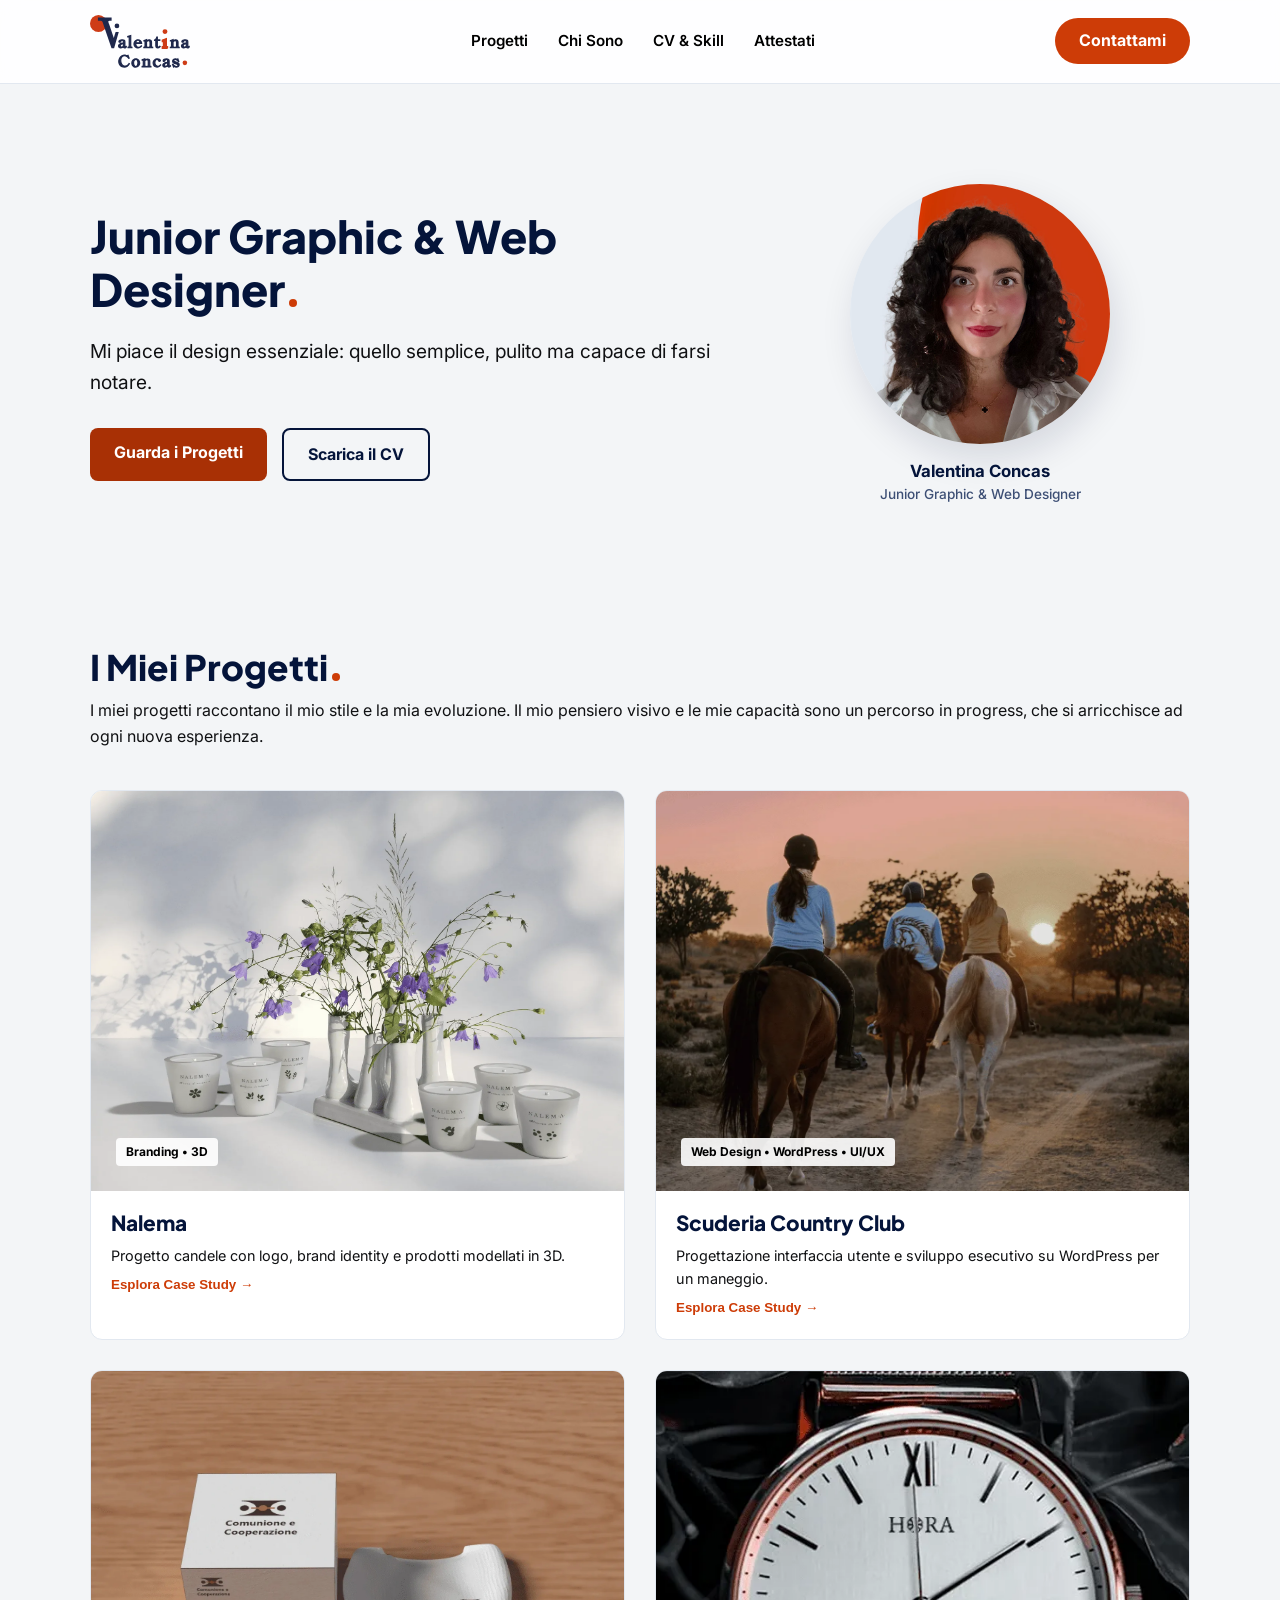
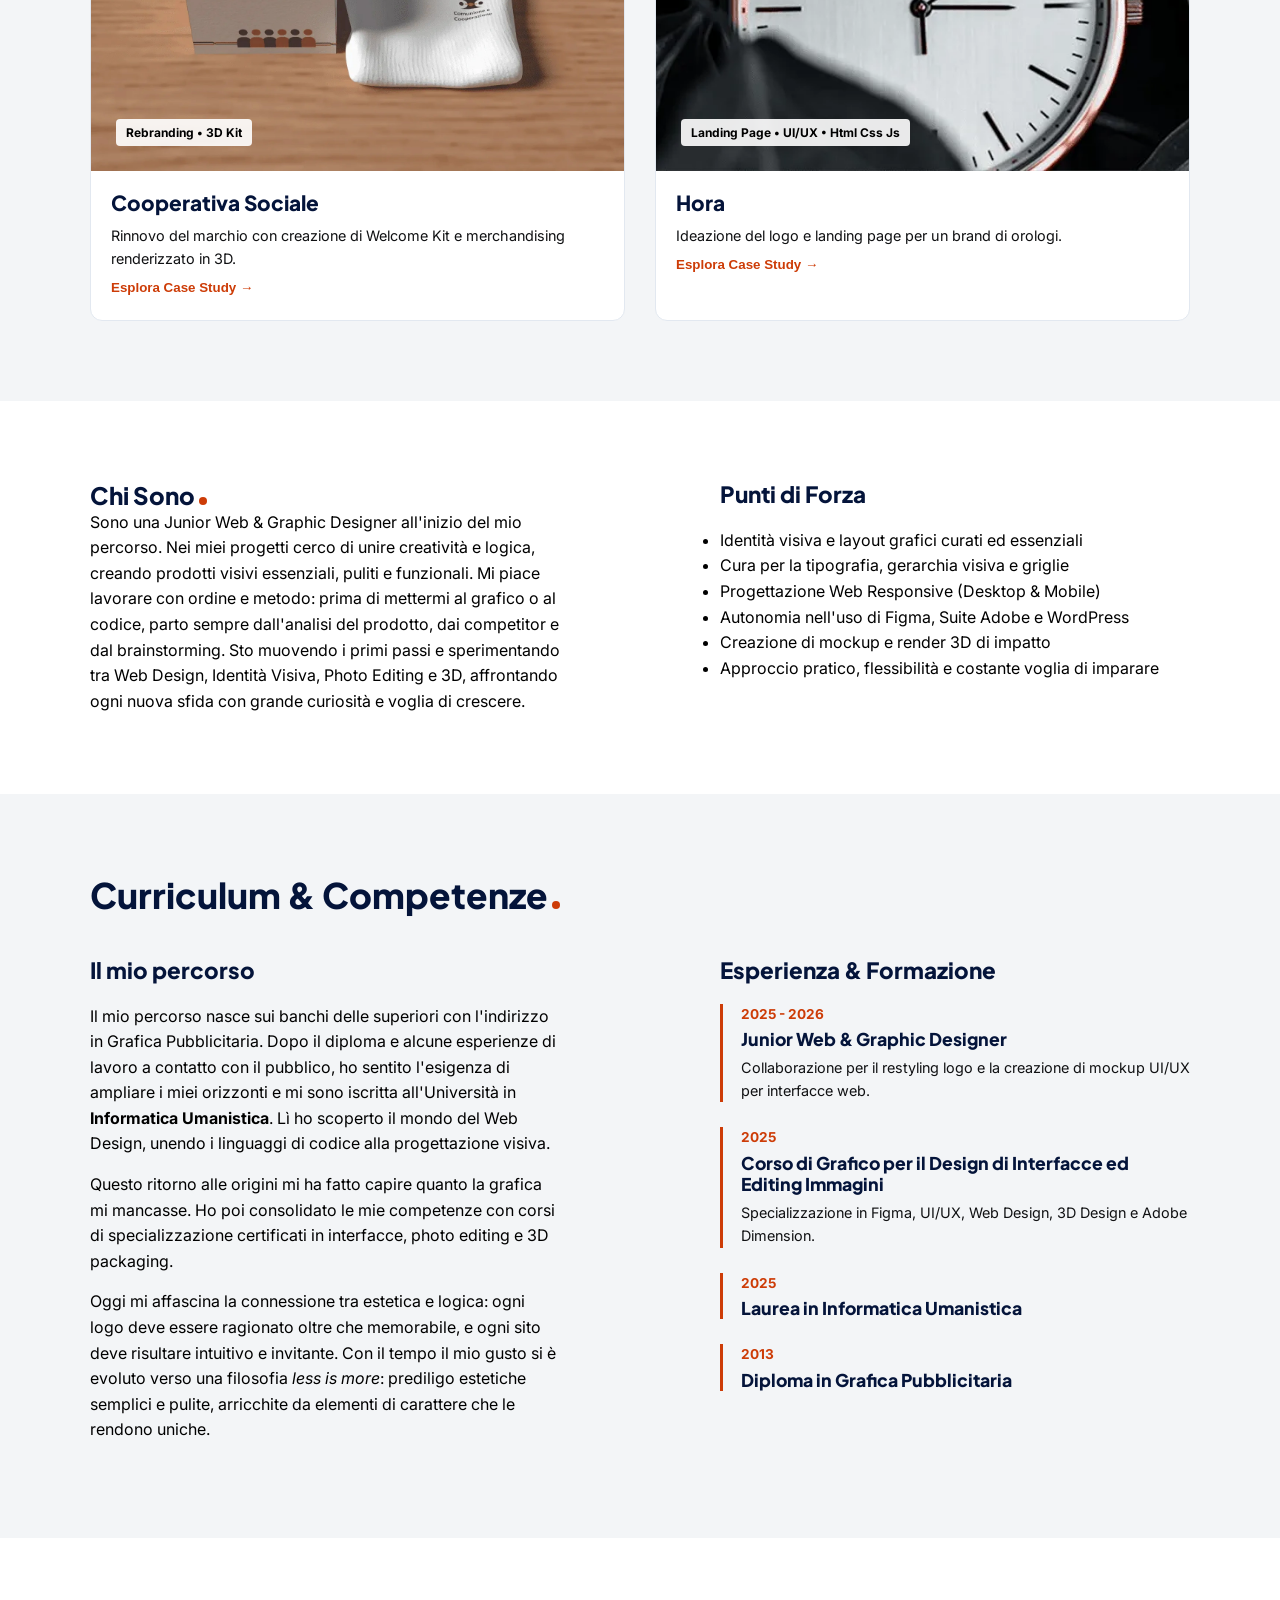
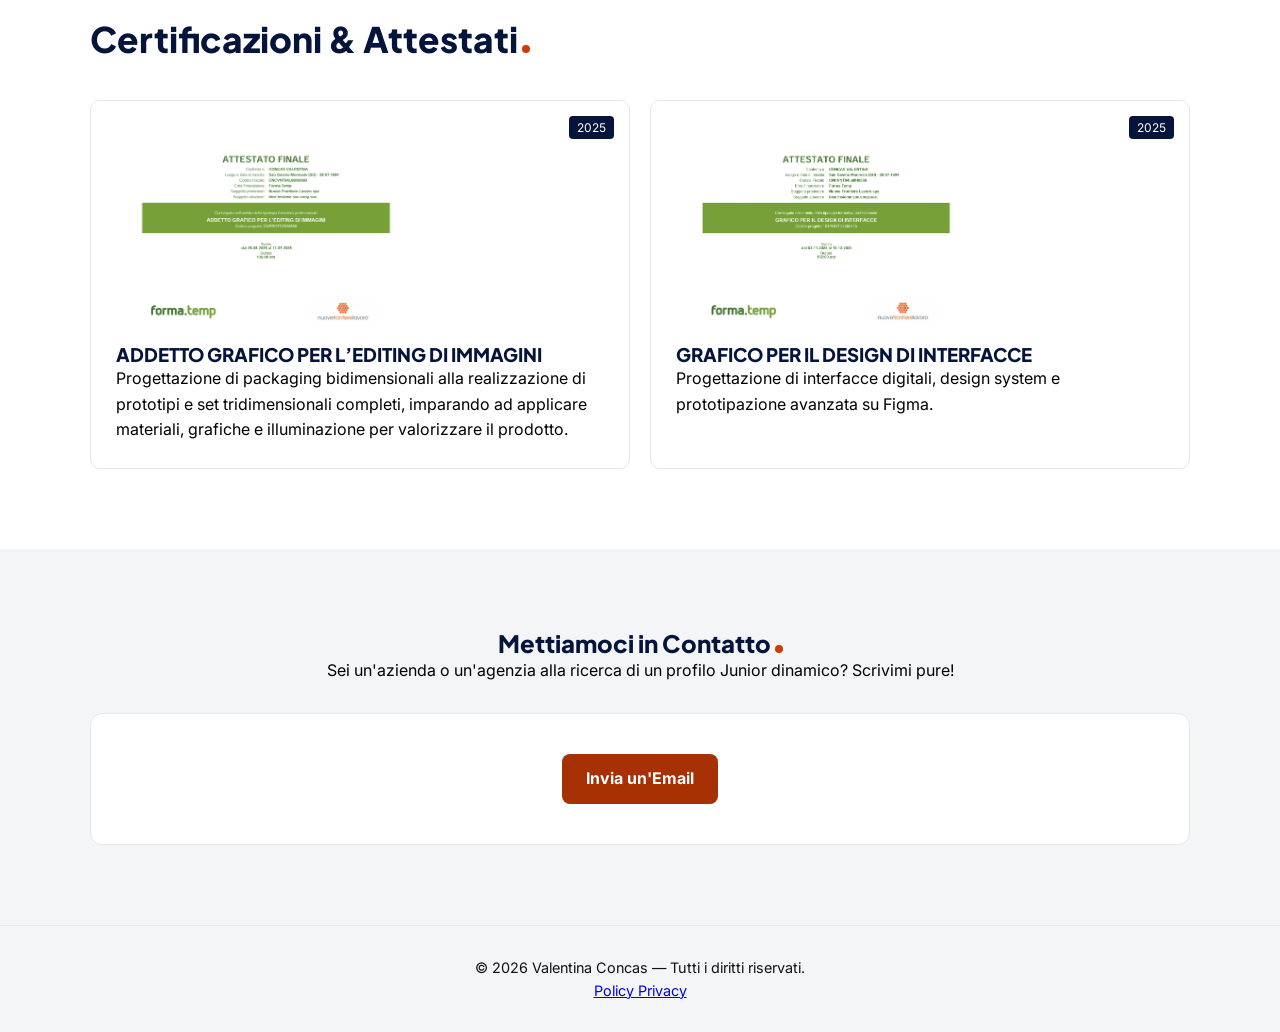
<file: index.html>
<!DOCTYPE html>
<html lang="it">
<head>
  <meta name="viewport" content="width=device-width, initial-scale=1.0">
  <title>Valentina Concas | Junior Graphic & Web Designer</title>
  <meta name="description" content="Portfolio di Valentina Concas, Junior Graphic & Web Designer. Progetti di UI/UX, branding, web design WordPress e render 3D.">
  <link rel="canonical" href="https://valentinaconcas.github.io">
   <link rel="preconnect" href="https://fonts.googleapis.com">
  <link rel="preconnect" href="https://fonts.gstatic.com" crossorigin>
  <link href="https://fonts.googleapis.com/css2?family=Plus+Jakarta+Sans:wght@400;500;700;800&family=Inter:wght@400;500;600&display=swap" rel="stylesheet">
  <link rel="stylesheet" href="style.css">
  <link rel="icon" href="immagini/icona.webp" type="image/x-icon">

  <meta property="og:type" content="website">
  <meta property="og:title" content="Valentina Concas | Junior Graphic & Web Designer">
  <meta property="og:description" content="Progetti di UI/UX, branding, web design e 3D.">
  <meta property="og:image" content="https://valentinaconcas.github.io/immagini/icona.webp">
  <meta property="og:url" content="https://valentinaconcas.github.io/">
  <meta name="twitter:card" content="summary_large_image">

  <script type="application/ld+json">
  {
    "@context": "https://schema.org",
    "@type": "Person",
    "name": "Valentina Concas",
    "jobTitle": "Junior Graphic & Web Designer",
    "url": "https://valentinaconcas.github.io/portfolio/",
    "image": "https://valentinaconcas.github.io/immagini/icona.webp",
    "email": "mailto:valentina.concas@hotmail.it",
    "alumniOf": "Informatica Umanistica",
    "sameAs": ["https://www.linkedin.com/in/valentina-concas/"]
  }
  </script>
  <!-- Google tag (gtag.js) -->
<script async src="https://www.googletagmanager.com/gtag/js?id=G-TJL36L2LDG"></script>
<script>
  window.dataLayer = window.dataLayer || [];
  function gtag(){dataLayer.push(arguments);}
  gtag('js', new Date());

  gtag('config', 'G-TJL36L2LDG');
</script>
</head>
<body>

  <!-- HEADER / NAVBAR -->
  <header class="navbar">
    <div class="container nav-container">
      <a href="#" class="logo"><img id="logoSchermo" src="immagini/logo.svg" alt="Logo"></a>
      <button class="menu-toggle" id="menuToggle" aria-label="Apri Menu">☰</button>
      <nav class="nav-links" id="navLinks">
        <div class="menu-centrale">
         <ul>
         <li><a href="#progetti">Progetti</a></li>
          <li><a href="#chi-sono">Chi Sono</a></li>
          <li><a href="#cv">CV & Skill</a></li>
          <li><a href="#attestati">Attestati</a></li>
          </ul>
        </div>
        <a href="#contatti" class="btn-cta">Contattami</a>
      </nav>
    </div>
  </header>

  <!-- HERO SECTION -->
  <main>
  <section class="hero">
    <div class="container hero-grid">
      
      <!-- Colonna Sinistra: Testi e Pulsanti -->
      <div class="hero-content">
      
        <h1>Junior Graphic & Web Designer<span class="dot"></span></h1>
        <p class="hero-sub">Mi piace il design essenziale: quello semplice, pulito ma capace di farsi notare.</p>
        <div class="hero-actions">
          <a href="#progetti" class="btn btn-primary">Guarda i Progetti</a>
          <a href="presentazioni\Valentina_Concas_Curriculum.pdf" target="_blank" class="btn btn-outline" download="presentazioni\Valentina_Concas_Curriculum.pdf">Scarica il CV</a>
        </div>
      </div>

      <!-- Colonna Destra: Foto e Didascalia -->
      <div class="hero-image">
        <img class="hero-portrait" src="immagini/ritratto2.jpg" alt="Valentina Concas">
        <div class="hero-caption">
          <strong>Valentina Concas</strong>
          <span>Junior Graphic & Web Designer</span>
        </div>
      </div>

    </div>
  </section>
  <!-- SEZIONE PROGETTI -->
  <section id="progetti" class="section">
    <div class="container">
      <div class="section-header">
        <h2>I Miei Progetti<span class="dot"></span></h2>
        <p>I miei progetti raccontano il mio stile e la mia evoluzione. Il mio pensiero visivo e le mie capacità sono un percorso in progress, che si arricchisce ad ogni nuova esperienza.</p>
      </div>

      <div class="projects-grid">
        <!-- Progetto 1 -->
        <article class="project-card" data-category="3d web" data-id="Nalema">
          <div class="card-image bg-Nalema">
            <span class="card-tag">Branding • 3D </span>
          </div>
          <div class="card-content">
            <h3>Nalema</h3>
            <p>Progetto candele con logo, brand identity e prodotti modellati in 3D.</p>
            <button class="btn-link">Esplora Case Study →</button>
          </div>
        </article>

        <!-- Progetto 2 -->
        <article class="project-card" data-category="web" data-id="scuderia">
          <div class="card-image bg-scuderia">
            <span class="card-tag">Web Design • WordPress • UI/UX</span>
          </div>
          <div class="card-content">
            <h3>Scuderia Country Club</h3>
            <p>Progettazione interfaccia utente e sviluppo esecutivo su WordPress per un maneggio.</p>
            <button class="btn-link">Esplora Case Study →</button>
          </div>
        </article>

        <!-- Progetto 3 -->
        <article class="project-card" data-category="3d" data-id="cooperativa">
          <div class="card-image bg-cooperativa">
            <span class="card-tag">Rebranding • 3D Kit</span>
          </div>
          <div class="card-content">
            <h3>Cooperativa Sociale</h3>
            <p>Rinnovo del marchio con creazione di Welcome Kit e merchandising renderizzato in 3D.</p>
            <button class="btn-link">Esplora Case Study →</button>
          </div>
        </article>

        <!-- Progetto 4 -->
        <article class="project-card" data-category="web" data-id="hora">
          <div class="card-image bg-hora">
            <span class="card-tag">Landing Page • UI/UX • Html Css Js</span>
          </div>
          <div class="card-content">
            <h3>Hora</h3>
            <p>Ideazione del logo e landing page per un brand di orologi.</p>
            <button class="btn-link">Esplora Case Study →</button>
          </div>
        </article>
      </div>
    </div>
  </section>

  <!-- SEZIONE CHI SONO -->
  <section id="chi-sono" class="section bg-white">
    <div class="container grid-2">
      <div class="about-text">
        <h2>Chi Sono<span class="dot"></span></h2>
        
        <p class="lead">Sono una Junior Web & Graphic Designer all'inizio del mio percorso. Nei miei progetti cerco di unire creatività e logica, creando prodotti visivi essenziali, puliti e funzionali.

Mi piace lavorare con ordine e metodo: prima di mettermi al grafico o al codice, parto sempre dall'analisi del prodotto, dai competitor e dal brainstorming.

Sto muovendo i primi passi e sperimentando tra Web Design, Identità Visiva, Photo Editing e 3D, affrontando ogni nuova sfida con grande curiosità e voglia di crescere.</p>
      </div>
      
      <div class="about-card">
        <h3>Punti di Forza</h3>
        <ul>
        <li> Identità visiva e layout grafici curati ed essenziali</li>
        <li> Cura per la tipografia, gerarchia visiva e griglie</li>
        <li> Progettazione Web Responsive (Desktop & Mobile)</li>
        <li> Autonomia nell'uso di Figma, Suite Adobe e WordPress</li>
        <li> Creazione di mockup e render 3D di impatto</li>
        <li> Approccio pratico, flessibilità e costante voglia di imparare</li>
      </ul>
      </div>
    </div>
  </section>

  <!-- SEZIONE CV & SKILL -->
  <section id="cv" class="section">
  <div class="container">
    <div class="section-header">
      <h2>Curriculum & Competenze<span class="dot"></span></h2>
    </div>

    <div class="grid-2">
      
      <!-- COLONNA 1: Il mio percorso (Storytelling) -->
      <div class="about-card">
        <h3>Il mio percorso</h3>
        <p>Il mio percorso nasce sui banchi delle superiori con l'indirizzo in Grafica Pubblicitaria. Dopo il diploma e alcune esperienze di lavoro a contatto con il pubblico, ho sentito l'esigenza di ampliare i miei orizzonti e mi sono iscritta all'Università in <strong>Informatica Umanistica</strong>. Lì ho scoperto il mondo del Web Design, unendo i linguaggi di codice alla progettazione visiva.</p>

        <p>Questo ritorno alle origini mi ha fatto capire quanto la grafica mi mancasse. Ho poi consolidato le mie competenze con corsi di specializzazione certificati in interfacce, photo editing e 3D packaging.</p>

        <p>Oggi mi affascina la connessione tra estetica e logica: ogni logo deve essere ragionato oltre che memorabile, e ogni sito deve risultare intuitivo e invitante. Con il tempo il mio gusto si è evoluto verso una filosofia <em>less is more</em>: prediligo estetiche semplici e pulite, arricchite da elementi di carattere che le rendono uniche.</p>
      </div>

      <!-- COLONNA 2: Timeline (Esperienza e Formazione) -->
      <div class="timeline">
        <h3>Esperienza & Formazione</h3>
        
        <div class="timeline-item">
          <span class="date">2025 - 2026</span>
          <h4>Junior Web & Graphic Designer</h4>
          <p>Collaborazione per il restyling logo e la creazione di mockup UI/UX per interfacce web.</p>
        </div>

        <div class="timeline-item">
          <span class="date">2025</span>
          <h4>Corso di Grafico per il Design di Interfacce ed Editing Immagini</h4>
          <p>Specializzazione in Figma, UI/UX, Web Design, 3D Design e Adobe Dimension.</p>
        </div>

        <div class="timeline-item">
          <span class="date">2025</span>
          <h4>Laurea in Informatica Umanistica</h4>
        </div>

        <div class="timeline-item">
          <span class="date">2013</span>
          <h4>Diploma in Grafica Pubblicitaria</h4>
        </div>
      </div>

    </div>
  </div>
</section>

  <!-- SEZIONE ATTESTATI -->
  <section id="attestati" class="section bg-white">
    <div class="container">
      <div class="section-header">
        <h2>Certificazioni & Attestati<span class="dot"></span></h2>
      </div>
      <div class="cert-grid">
        <div class="cert-card">
          <span class="cert-badge">2025</span>
          <img class= "certificate" src="immagini/attestato2.webp" alt="attestato addetto grafico per l' editing di immagini">
          <h3>ADDETTO GRAFICO PER L’EDITING DI IMMAGINI</h3>
          <p> Progettazione di packaging bidimensionali alla realizzazione di prototipi e set tridimensionali completi, imparando ad applicare materiali, grafiche e illuminazione per valorizzare il prodotto.</p>
        </div>
        <div class="cert-card">
          <span class="cert-badge">2025</span>
          <img class= "certificate" src="immagini/attestato1.webp" alt="attestato grafico per il design di interfacce">
          <h3>GRAFICO PER IL DESIGN DI INTERFACCE</h3>
          <p>Progettazione di interfacce digitali, design system e prototipazione avanzata su Figma.</p>
        </div>
      </div>
    </div>
  </section>

  <!-- SEZIONE CONTATTI -->
  <section id="contatti" class="section">
    <div class="container text-center">
      <h2>Mettiamoci in Contatto<span class="dot"></span></h2>
      <p class="contact-sub">Sei un'azienda o un'agenzia alla ricerca di un profilo Junior dinamico? Scrivimi pure!</p>
      
      <div class="contact-box">
         <a href="mailto:valentina.concas@hotmail.it" class="btn btn-primary">Invia un'Email</a>
        
      </div>
    </div>
  </section>
    </main>

  <!-- FOOTER -->
  <footer>
    <div class="container text-center">
      <p>© 2026 Valentina Concas — Tutti i diritti riservati.</p>
      <p><a target="_blank" href="privacy.html">Policy Privacy</a></p>
    </div>
  </footer>

  <!-- MODALE / POP-UP CASE STUDY -->
  <div class="modal-backdrop" id="projectModal">
    <div class="modal-content modal-large">
      <button class="modal-close" id="modalClose" aria-label="Chiudi Modale">✕</button>
      <div id="modalBody">
        <!-- Contenuto dinamico generato da JavaScript -->
      </div>
    </div>
  </div>
 <div id="imgModal" class="img-modal" role="dialog" aria-label="Ingrandimento immagine mockup">
    <button id="imgClose" class="img-close" aria-label="Chiudi ingrandimento">✕</button>
    <img id="imgModalContent" class="img-modal-content" alt="carosello immagini">
    <button id="imgPrev" class="img-nav prev" aria-label="Immagine precedente">‹</button>
    <button id="imgNext" class="img-nav next" aria-label="Immagine successiva">›</button>
  </div>

  <script src="script.js"></script>
</body>
</html>
</file>
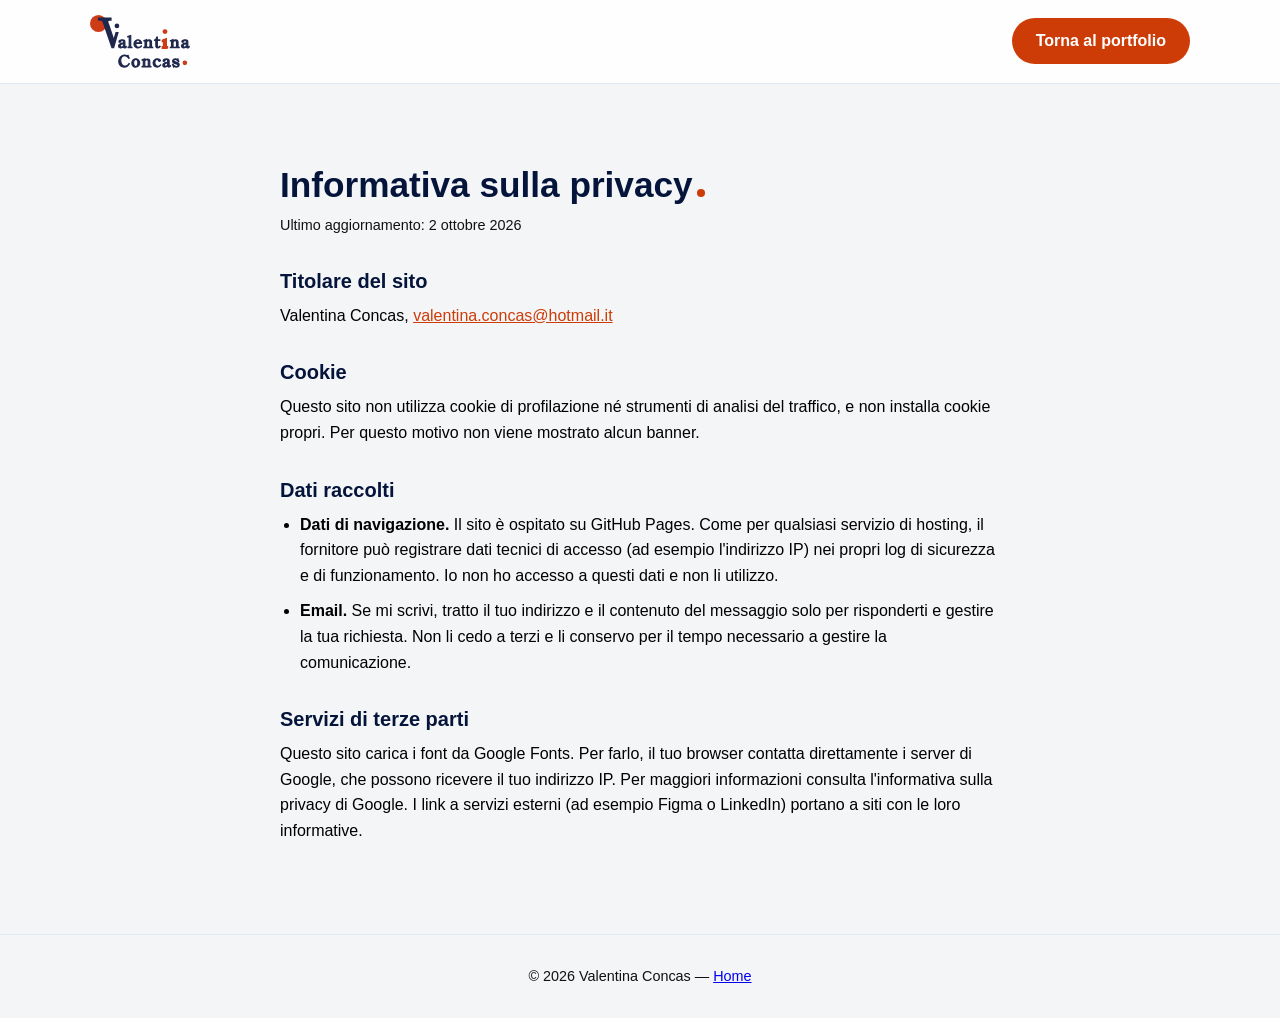
<file: privacy.html>
<!DOCTYPE html>
<html lang="it">
<head>
  <meta charset="UTF-8">
  <meta name="viewport" content="width=device-width, initial-scale=1.0">
  <title>Privacy | Valentina Concas</title>
  <meta name="description" content="Informativa sulla privacy del portfolio di Valentina Concas.">
  <link rel="canonical" href="https://valentinaconcas.github.io/privacy.html">
  <link rel="icon" type="image/svg+xml" href="immagini/icona.svg">
  <link rel="stylesheet" href="style.css">
  <!-- Google tag (gtag.js) -->
<script async src="https://www.googletagmanager.com/gtag/js?id=G-TJL36L2LDG"></script>
<script>
  window.dataLayer = window.dataLayer || [];
  function gtag(){dataLayer.push(arguments);}
  gtag('js', new Date());

  gtag('config', 'G-TJL36L2LDG');
</script>

</head>
<body>

  <header class="navbar">
    <div class="container nav-container">
      <a href="index.html" class="logo"><img id="logoSchermo" src="immagini/logo.svg" alt="Valentina Concas, logo"></a>
      <a href="index.html" class="btn-cta">Torna al portfolio</a>
    </div>
  </header>

  <main class="section">
    <div class="container privacy">
      <h1>Informativa sulla privacy<span class="dot"></span></h1>
      <p class="updated">Ultimo aggiornamento: 2 ottobre 2026</p>

      <h2>Titolare del sito</h2>
      <p>Valentina Concas, <a href="mailto:valentina.concas@hotmail.it">valentina.concas@hotmail.it</a></p>

      <h2>Cookie</h2>
      <p>Questo sito non utilizza cookie di profilazione né strumenti di analisi del traffico, e non installa cookie propri. Per questo motivo non viene mostrato alcun banner.</p>

      <h2>Dati raccolti</h2>
      <ul >
        <li style="background-color: transparent;"><strong>Dati di navigazione.</strong> Il sito è ospitato su GitHub Pages. Come per qualsiasi servizio di hosting, il fornitore può registrare dati tecnici di accesso (ad esempio l'indirizzo IP) nei propri log di sicurezza e di funzionamento. Io non ho accesso a questi dati e non li utilizzo.</li>
        <li style="background-color: transparent;"><strong>Email.</strong> Se mi scrivi, tratto il tuo indirizzo e il contenuto del messaggio solo per risponderti e gestire la tua richiesta. Non li cedo a terzi e li conservo per il tempo necessario a gestire la comunicazione.</li>
      </ul>

      <h2>Servizi di terze parti</h2>
     <p>Questo sito carica i font da Google Fonts. Per farlo, il tuo browser contatta direttamente i server di Google, che possono ricevere il tuo indirizzo IP. Per maggiori informazioni consulta l'informativa sulla privacy di Google. I link a servizi esterni (ad esempio Figma o LinkedIn) portano a siti con le loro informative.</p>
      
    </div>
  </main>

  <footer>
    <div class="container text-center">
      <p>© 2026 Valentina Concas — <a href="index.html">Home</a></p>
    </div>
  </footer>

</body>
</html>
</file>
<file: style.css>
/* RESET & VARIABILI */
:root {
  --primary-blue: #04143A;
  --secondary-blue: #3d4f75;
  --primary-orange: #cd3c07;
  --hover-orange: #a83005;
  --bg-offwhite: #F3F5F7;
  --bg-white: #ffffff;
  --text-dark: #000000;
  --text-muted: #101113;
  --border-color: #e2e8f0;
  --font-main: 'Inter', sans-serif;
  --font-heading: 'Plus Jakarta Sans', sans-serif;
  --transition: all 0.3s cubic-bezier(0.4, 0, 0.2, 1);
}

* {
  margin: 0;
  padding: 0;
  box-sizing: border-box;
}

html {
  scroll-behavior: smooth;
}

body {
  font-family: var(--font-main);
  background-color: var(--bg-offwhite);
  color: var(--text-dark);
  line-height: 1.6;
}

.container {
  max-width: 1140px;
  margin: 0 auto;
  padding: 0 20px;
}

.text-center { text-align: center; }
.bg-white { background-color: var(--bg-white); }
.dot {
  display: inline-block; /* FONDAMENTALE: permette di applicare larghezza e altezza */
  width: 8px;
  height: 8px;
  background-color: var(--primary-orange); /* Serve il background per riempirlo */
  border-radius: 50%; /* 50% basta per renderlo un cerchio perfetto */
  margin-left: 4px; /* Un piccolo spazio dal testo */
}

/* TIPOGRAFIA */
h1, h2, h3, h4 {
  font-family: var(--font-heading);
  color: var(--primary-blue);
  font-weight: 800;
  line-height: 1.2;
}

/* NAVBAR */
#logoSchermo {
  width: 100px;
  height: auto;
  display: block;
}

.navbar {
  position: sticky;
  top: 0;
  background-color: rgba(255, 255, 255, 0.9);
  backdrop-filter: blur(10px);
  border-bottom: 1px solid var(--border-color);
  z-index: 100;
  padding: 15px 0;
}

.nav-container {
  display: flex;
  justify-content: space-between;
  align-items: center;
}

.nav-links {
  display: flex;
  align-items: center;
  flex: 1;
  justify-content: space-between;
  margin-left: 40px;
}

.menu-centrale,
.menu-centrale ul {
  display: flex;
  flex-direction: row;
  align-items: center;
  gap: 30px;
  margin: 0 auto;
  list-style: none;
  padding: 0;
}
.menu-centrale li{list-style: none;}

.menu-centrale a {
  text-decoration: none;
  color: var(--text-dark);
  font-weight: 600;
  font-size: 0.95rem;
  transition: var(--transition);
}

.menu-centrale a:hover {
  color: var(--primary-orange);
}

.menu-toggle {
  display: none;
  background: none;
  border: none;
  font-size: 1.5rem;
  color: var(--primary-blue);
  cursor: pointer;
}

/* BOTTONI */
.btn-cta {
  padding: 10px 24px;
  border-radius: 100px;
  font-weight: 700;
  text-decoration: none;
  transition: var(--transition);
  background-color: var(--primary-orange);
  color: white !important;
  white-space: nowrap;
}

.btn-cta:hover {
  background-color: var(--hover-orange);
  transform: translateY(-2px);
}

.btn {
  display: inline-block;
  padding: 12px 24px;
  border-radius: 8px;
  font-weight: 700;
  text-decoration: none;
  cursor: pointer;
  transition: var(--transition);
  border: none;
}

.btn-primary {
  background-color: var(--hover-orange);
  color: white !important;
}

.btn-primary:hover {
  background-color: var(--primary-orange);
  transform: translateY(-2px);
}

.btn-outline {
  border: 2px solid var(--primary-blue);
  color: var(--primary-blue);
  background: transparent;
}

.btn-outline:hover {
  background-color: var(--primary-blue);
  color: white;
}

.btn-link {
  background: none;
  border: none;
  color: var(--primary-orange);
  font-weight: 700;
  cursor: pointer;
  padding: 0;
  margin-top: 10px;
}


/* HERO SECTION */
.hero {
  padding: 100px 0 60px 0;
}

.hero-grid {
  display: grid;
  grid-template-columns: 1.2fr 0.8fr;
  align-items: center;
  gap: 50px;
}

.badge-container {
  display: flex;
  gap: 10px;
  margin-bottom: 20px;
}

.badge {
  padding: 6px 14px;
  border-radius: 50px;
  font-size: 0.85rem;
  font-weight: 700;
  text-transform: uppercase;
}

.badge-orange {  background-color: var(--bg-white);border: 2px solid var(--hover-orange); color: var(--hover-orange); }
.badge-blue { background-color: rgba(30, 58, 138, 0.1); color: var(--primary-blue); }

.hero h1 {
  font-size: 2.8rem;
  max-width: 900px;
  margin-bottom: 20px;
}

.hero-sub {
  font-size: 1.2rem;
  color: var(--text-muted);
  max-width: 700px;
  margin-bottom: 30px;
}

.hero-actions {
  display: flex;
  gap: 15px;
}

.hero-image {
  display: flex;
  flex-direction: column;
  align-items: center;
  gap: 14px;
}

.hero-portrait {
  width: 260px;
  height: 260px;
  object-fit: cover;
  border-radius: 100%;
  box-shadow:5px 15px 35px rgba(4, 20, 58, 0.12);
}

.hero-caption {
  text-align: center;
}

.hero-caption strong {
  display: block;
  font-size: 1.05rem;
  color: var(--primary-blue);
  font-weight: 700;
}

.hero-caption span {
  display: block;
  font-size: 0.85rem;
  color: var(--secondary-blue);
  font-weight: 500;
}

/* SEZIONI GENERALI */
.section {
  padding: 80px 0;
}

.section-header {
  margin-bottom: 40px;
}

.section-header h2 {
  font-size: 2.2rem;
  margin-bottom: 10px;
}

.section-header p {
  color: var(--text-muted);
}

/* GRIGLIA PROGETTI & FILTRI */
.projects-grid {
  display: grid;
  grid-template-columns: repeat(2, 1fr); /* 2 colonne uguali */
  grid-template-rows: repeat(2, 1fr);    /* 2 righe uguali */
  gap: 30px;
}

.project-card {
  background: var(--bg-white);
  border-radius: 12px;
  overflow: hidden;
  border: 1px solid var(--border-color);
  cursor: pointer;
  transition: var(--transition);
}

.project-card:hover {
  transform: translateY(-5px);
  box-shadow: 0 12px 24px rgba(0,0,0,0.08);
}

.card-image {
  height: 400px;
  width: auto;
  padding: 25px;
  display: flex;
  align-items: flex-end;
}

.bg-Nalema { background-image: url(immagini/nalema8-header.webp); background-repeat: no-repeat; background-position: center;background-size: cover; }
.bg-scuderia { background-image: url(immagini/header-header.webp); background-repeat: no-repeat; background-position: center;background-size: cover; }
.bg-cooperativa {background-image: url(immagini/cooperativa1-desktop.webp); background-repeat: no-repeat; background-position: center;background-size: cover;  }
.bg-hora { background-image: url(immagini/header2-header.webp); background-repeat: no-repeat; background-position: center;background-size: cover; }

/* Galleria orizzontale */
.mockup-scroll {
  display: flex;
  overflow-x: auto;
  gap: 15px;
  padding: 10px 0;
 
}

.mockup-scroll::-webkit-scrollbar {
  height: 6px;
}

.mockup-scroll::-webkit-scrollbar-thumb {
  background: #ccc;
  border-radius: 10px;
}

.mockup-thumb {
  height: 180px;
  border-radius: 10px;
  cursor: pointer;
  flex-shrink: 0;
  object-fit: cover;
}

/* Modale immagini */
.img-modal {
  display: none;
  position: fixed;
  inset: 0;
  background: rgba(0,0,0,0.85);
  justify-content: center;
  align-items: center;
  z-index: 9999;
}

.img-modal-content {
  max-width: 90%;
  max-height: 90%;
  width: 800px;
  height: 500px;
}

.img-close {
  position: absolute;
  top: 20px;
  right: 30px;
  font-size: 32px;
  color: white;
  cursor: pointer;
}

.img-nav {
  position: absolute;
  top: 50%;
  font-size: 50px;
  color: white;
  cursor: pointer;
  user-select: none;
  height: 800px;
  width: auto;
}

.img-nav.prev {
  left: 40px;
}

.img-nav.next {
  right: 40px;
}

.card-tag {
  background-color: rgba(255, 255, 255, 0.9);
  color: var(--text-dark);
  padding: 4px 10px;
  border-radius: 4px;
  font-size: 0.75rem;
  font-weight: 700;
}

.card-content {
  padding: 20px;
}

.card-content h3 {
  font-size: 1.3rem;
  margin-bottom: 8px;
}

.card-content p {
  font-size: 0.9rem;
  color: var(--text-muted);
}

.pdf-cover {
  width: 100%;
  object-fit: cover;
 display: block;
}

/* LAYOUT CHI SONO & CV */
.grid-2 {
  display: grid;
  grid-template-columns: 1fr 1fr;
  gap: 160px;
  align-items: start; /* Mantiene le colonne allineate in alto */
}

.portrait {
  width: 200px;
  height: 200px;
  margin: 30px 0 30px 0;
  object-fit: cover;
  border-radius: 100px;
  box-shadow: 5px 10px 35px rgba(4, 20, 58, 0.12);
  flex-shrink: 0;
}

/* Stile per i titoli all'interno della griglia */
.about-card h3, 
.timeline h3 {
  font-size: 1.4rem;
  margin-bottom: 20px;
  color: var(--primary-blue);
}

/* Spaziatura paragrafi del percorso */
.about-card p {
  margin-bottom: 15px;
  color: var(--text-dark);
}

/* Stile elementi Timeline */
.timeline-item {
  border-left: 3px solid var(--primary-orange);
  padding-left: 18px;
  margin-bottom: 25px;
  position: relative;
}

.timeline-item .date {
  font-size: 0.85rem;
  font-weight: 700;
  color: var(--primary-orange);
  display: block;
  margin-bottom: 4px;
}

.timeline-item h4 {
  font-size: 1.1rem;
  margin-bottom: 6px;
}

.timeline-item p {
  font-size: 0.9rem;
  color: var(--text-muted);
}

/* ATTESTATI */
.certificate{display: flex; width:300px; padding: 20px;}
.cert-grid {
  display: grid;
  grid-template-columns: repeat(auto-fit, minmax(280px, 1fr));
  gap: 20px;
}

.cert-card {
  border: 1px solid var(--border-color);
  padding: 25px;
  border-radius: 10px;
  position: relative;
}

.cert-badge {
  position: absolute;
  top: 15px;
  right: 15px;
  background-color: var(--primary-blue);
  color: white;
  padding: 2px 8px;
  border-radius: 4px;
  font-size: 0.75rem;
}

/* CONTATTI */
.contact-box {
  background-color: var(--bg-white);
  padding: 40px;
  border-radius: 12px;
  margin-top: 30px;
  border: 1px solid var(--border-color);
}

.email-display {
  font-size: 1.8rem;
  font-weight: 800;
  color: var(--primary-blue);
  margin-bottom: 20px;
}

/* STILI POP-UP MODALE CON VIEWER PDF */
.modal-backdrop {
  display: none;
  position: fixed;
  top: 0; left: 0; width: 100%; height: 100%;
  background-color: rgba(15, 23, 42, 0.7);
  backdrop-filter: blur(5px);
  z-index: 200;
  justify-content: center;
  align-items: center;
  padding: 20px;
}

.modal-content {
  background-color: var(--bg-white);
  width: 100%;
  border-radius: 12px;
  padding: 30px;
  position: relative;
  max-height: 85vh;
  overflow-y: auto;
}

.modal-large {
  max-width: 850px;
  width: 95%;
  max-height: 90vh;
  padding: 25px;
  border-radius: 16px;
}

.modal-close {
  position: absolute;
  top: 15px; right: 10px;
  background: var(--primary-orange); border: none;
  font-size: 0.8rem; cursor: pointer;
  color: var(--bg-offwhite);
  transition: var(--transition);
  border-radius: 2%;
  padding: 4px;
 
}

.modal-close:hover {
  color: var(--primary-orange);
}

.pdf-viewer-container {
  width: 100%;
  height: auto;
  background-color: #031d37;
  border-radius: 10px;
  overflow: hidden;
  border: 1px solid var(--border-color);
  margin-top: 15px;
}

.pdf-frame {
  width: 100%;
  height: 100%;
  border: none;
}

.modal-actions-bar {
  display: flex;
  flex-wrap: wrap;
  gap: 12px;
  margin: 20px 0;
  padding-bottom: 20px;
  border-bottom: 1px solid var(--border-color);
}

.recruiter-summary-box {
  background-color: var(--bg-offwhite);
  border: 1px solid var(--border-color);
  border-radius: 12px;
  padding: 20px;
}

.recruiter-summary-box h4 {
  font-size: 1rem;
  color: var(--primary-blue);
  margin-bottom: 8px;
  display: flex;
  align-items: center;
  gap: 8px;
}

.summary-grid {
  display: grid;
  grid-template-columns: repeat(auto-fit, minmax(240px, 1fr));
  gap: 20px;
  margin-top: 15px;
}

.summary-item ul {
  padding-left: 18px;
  font-size: 0.9rem;
  color: var(--text-dark);
}

.summary-item ul li {
  margin-bottom: 6px;
}

/* STILI BADGE E ICONE TOOL */
.tools-wrapper {
  display: flex;
  flex-wrap: wrap;
  gap: 8px;
  margin-top: 8px;
}

.tool-badge {
  display: inline-flex;
  align-items: center;
  gap: 8px;
  background-color: var(--bg-white);
  border: 1px solid var(--border-color);
  padding: 6px 12px;
  border-radius: 8px;
  font-size: 0.85rem;
  font-weight: 600;
  color: var(--text-dark);
  box-shadow: 0 1px 3px rgba(0, 0, 0, 0.05);
}

.tool-icon {
  width: 18px;
  height: 18px;
  object-fit: contain;
}

footer {
  padding: 30px 0;
  border-top: 1px solid var(--border-color);
  font-size: 0.9rem;
  color: var(--text-muted);
}

/*  privacy */
.privacy { max-width: 760px; }
    .privacy h1 { font-size: 2.2rem; margin-bottom: 8px; }
    .privacy h2 { font-size: 1.25rem; margin: 32px 0 10px; }
    .privacy p, .privacy li { margin-bottom: 10px; }
    .privacy ul { padding-left: 20px; }
    .privacy .updated { color: var(--text-muted); font-size: 0.9rem; margin-bottom: 24px; }
    .privacy a { color: var(--primary-orange); }

/* RESPONSIVE */
@media (max-width: 768px) {

  .hero-content{margin-top: -60px;}

  .btn-cta {width: 100%;text-align: center;}

.menu-centrale,
.menu-centrale ul {
 margin-bottom: 10px;
}

  .hero-grid {
    grid-template-columns: 1fr;
    text-align: center;
    gap: 30px;
  }

  .hero-portrait {
    margin-top: 10px;
    width: 180px;
    height: 180px;
  }

  .badge-container, .hero-actions {
    justify-content: center;
  }

  .hero h1 { font-size: 2rem; }
  .grid-2 { grid-template-columns: 1fr;  gap: 40px; }
  .about-card{background-color: var(--border-color); padding:12px 2px 14px 12px;width: 100%;}
  .about-card > ul {margin-left: 12px;background-color: var(--border-color);padding: 2px;}
  .about-card > ul> li{background-color: var(--border-color);}
  li:nth-child(odd) {background-color: var(--border-color); margin-bottom: 12px; width: 100%; text-align: center;}
  li:nth-child(even){background-color: rgb(from var(--primary-orange) r g b / 8%); margin-bottom: 12px; width: 100%; text-align: center;}
  
  .nav-links {
    display: none;
    flex-direction: column;
    position: absolute;
    top: 100%; left: 0; width: 100%;
    background-color: var(--bg-white);
    padding: 20px;
    border-bottom: 1px solid var(--border-color);
    margin-left: 0;
    gap: 15px;
  }

 .menu-centrale,
  .menu-centrale ul {
    flex-direction: column;
    gap: 15px;
    width: 100%;
  }
  
  #progetti{background-color:var(--bg-offwhite);margin-top: -60px;}
  
  .nav-links.active { display: flex; }
  .menu-toggle { display: block; }

  .pdf-viewer-container {
  height: 200px;
}

.pdf-cover {
  height: 100%;
  object-position: center top;
}

  
  .modal-actions-bar {
    flex-direction: column;
  }
  
  .modal-actions-bar .btn {
    width: 100%;
    text-align: center;
  }

  .projects-grid {
    grid-template-columns: 1fr; 
    grid-template-rows: auto;
  }
  
  .img-modal-content {
    height: 200px !important;     
    width: 350px !important;     
    object-position: center;
    object-fit: cover;          
    display: block;
    margin: 0 auto;
  }

  .recruiter-summary-box h4 {
  font-size: 0.8rem;
  padding: 10px;

}
br.mobile-br {
    display: block;
  }


 .card-image{height:230px ;width: auto ;}

 .bg-Nalema { background-image: url(immagini/nalema8-header.webp);  }
.bg-scuderia { background-image: url(immagini/header-header.webp); }
.bg-cooperativa {background-image: url(immagini/cooperativa1-desktop.webp);   }
.bg-hora { background-image: url(immagini/header2-header.webp) }

.mockup-thumb{width: 70vw;}
}
</file>
